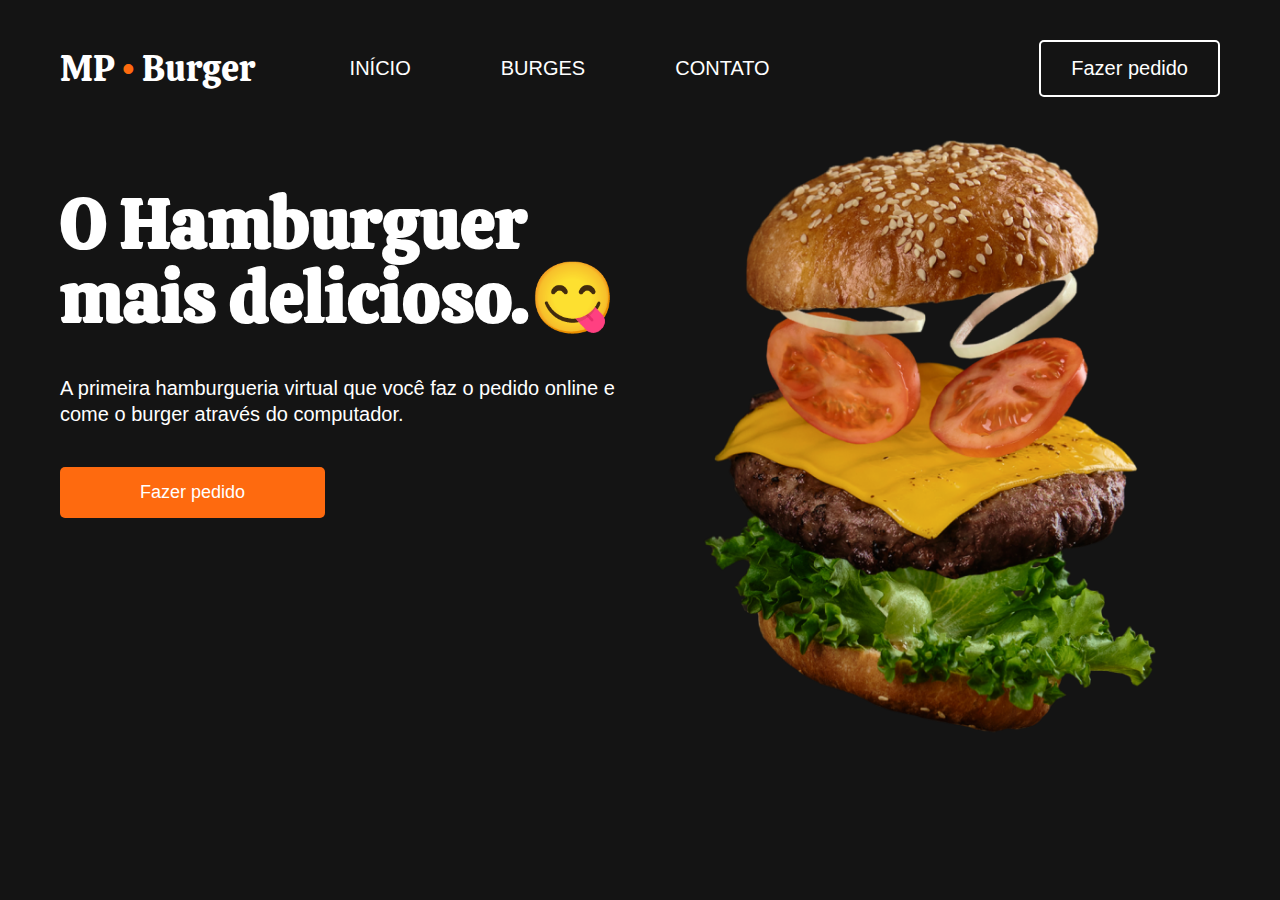
<file: index.html>
<!DOCTYPE html>
<html lang="pt-br">
  <head>
    <meta charset="UTF-8" />
    <meta name="viewport" content="width=device-width, initial-scale=1.0" />
    <link rel="stylesheet" href="estilo/estilo.css" />
    <script src="js/index.js"></script>
    <title>MPBurguer</title>
  </head>
  <body>
    <header>
      <div class="container">
        <div class="logo">
          <a href="">MP <span>•</span> Burger</a>
        </div>
        <nav>
          <ul class="leftside">
            <li><a href="">Início</a></li>
            <li><a href="">Burges</a></li>
            <li><a href="">Contato</a></li>
          </ul>
          <div class="rightside">
            <a href="" class="button" onclick="clicou()" target="_blank"
              >Fazer pedido</a
            >
          </div>
        </nav>
        <div class="menu">
          <div class="menu-icon">
            <div></div>
            <div></div>
            <div></div>
          </div>
        </div>
      </div>
    </header>
    <section class="hero">
      <div class="container">
        <div class="leftside">
          <h1>O Hamburguer mais delicioso.😋</h1>
          <p>A primeira hamburgueria virtual que você faz o pedido online e come o burger através do computador.</p>
          <a href="" class="button" onclick="clicou()">Fazer pedido</a>
        </div>
        <div class="rigthside">
          <img src="img/heroBurger.png" alt="Burger delecioso"/>
        </div>
      </div>
    </section>
  </body>
</html>
</file>
<file: estilo/estilo.css>
@import url('https://fonts.googleapis.com/css2?family=Calistoga&family=Inter:wght@100..900&display=swap');

*{
    font-family: Arial, Helvetica, sans-serif;
    margin: 0;
    padding: 0;
    list-style: none;
    box-sizing: border-box;
}
body{
    font-family: 'Inter';
    background-color: #141414;
    font-size: 18px;
    color: #fff;
}
.container{
    width: 100%;
    margin: auto;
    max-width: 1200px;
    padding: 0 20px;
}
.logo a{
    font-family: 'Calistoga';
    font-size: 36px;
    color: #fff;
    text-decoration: none;
}
.logo a span{
    color: #fe6a0f;
}


/* HEADER */    

header .container{
    display: flex;
    align-items: center;
    padding-top: 40px;
    padding-bottom: 40px;
    gap: 50px;
}

header nav{
    flex: 1;
    display: flex;
    align-items: center;
}

header nav .leftside{
    display: flex;
    flex: 1;
}
header nav li {
    margin: 0 30px;
}
header li a{
    color: #fff;
    text-decoration: none;
    font-size: 20px;
    display: block;
    padding: 15px;
    text-transform: uppercase;
}
header nav li a:hover{
    color: #000;
    background-color: #fe6a0f;
    font-size: 23px;
    text-transform: uppercase;
    transition: all 0.5s linear;
    font-weight: bolder;
}

header nav .button{
    display: inline-block;
    border: 2px solid #fff;
    padding: 15px 30px;
    border-radius: 5px;
    color: #fff;
    text-decoration: none;
    font-size: 20px;
}
header nav .button:hover{
    color: darkgray;
    border-color: #fe6a0f;
    box-shadow:0 0 14px #fe6a0f;
    transition: all 0.3s linear;
}

header .menu{
    display: none;
    flex: 1;
    justify-content: flex-end;
}

header .menu-icon{
    width: 32px;
    height: 32px;
    display: flex;
    flex-direction: column;
    justify-content: space-between;
    cursor: pointer;
}
header .menu-icon div{
    height: 6px;
    background-color: #fff;
}

/* HERO */

.hero .container{
    display: flex;
}
.hero .leftside, .hero .rigthside{
    flex: 1;
}
.hero .leftside{
    padding-bottom: 150px;
}
.hero .rigthside{
    text-align: center;
}
.hero .rigthside img{
    width: auto;
    height: 600px;
}
.hero h1{
    font-family: 'Calistoga';
    font-size: 70px;
    line-height: 74px;
    margin-top: 50px;
}
.hero p{
    font-size: 20px;
    line-height: 26px;
    margin: 40px 0;
}
.hero .button{
    display: inline-block;
    background-color: #fe6a0f;
    font-weight: 500;
    color: #fff;
    padding: 15px 80px;
    border-radius: 5px;
    text-decoration: none;
}
.hero .button:hover{
    background-color: #000;
    color: #fff;
    box-shadow:0 0 10px #fe6a0f;
    font-size: 23px;
    transition: all 0.6s linear;
}
@media (max-width: 820px){
    header nav{
        display: none;
    }
    header .menu{
        display: flex;
    }
    .hero .container{
        flex-direction: column;
    }
    .hero .leftside{
        text-align: center;
        padding-bottom: 40px;
    }
    .hero .rigthside{
        padding-bottom: 30px;
    }
    .hero .rigthside img{
        height: 300px;
    }
    .hero h1{
        font-size: 44px;
        line-height: 50px;
    }
}
</file>
